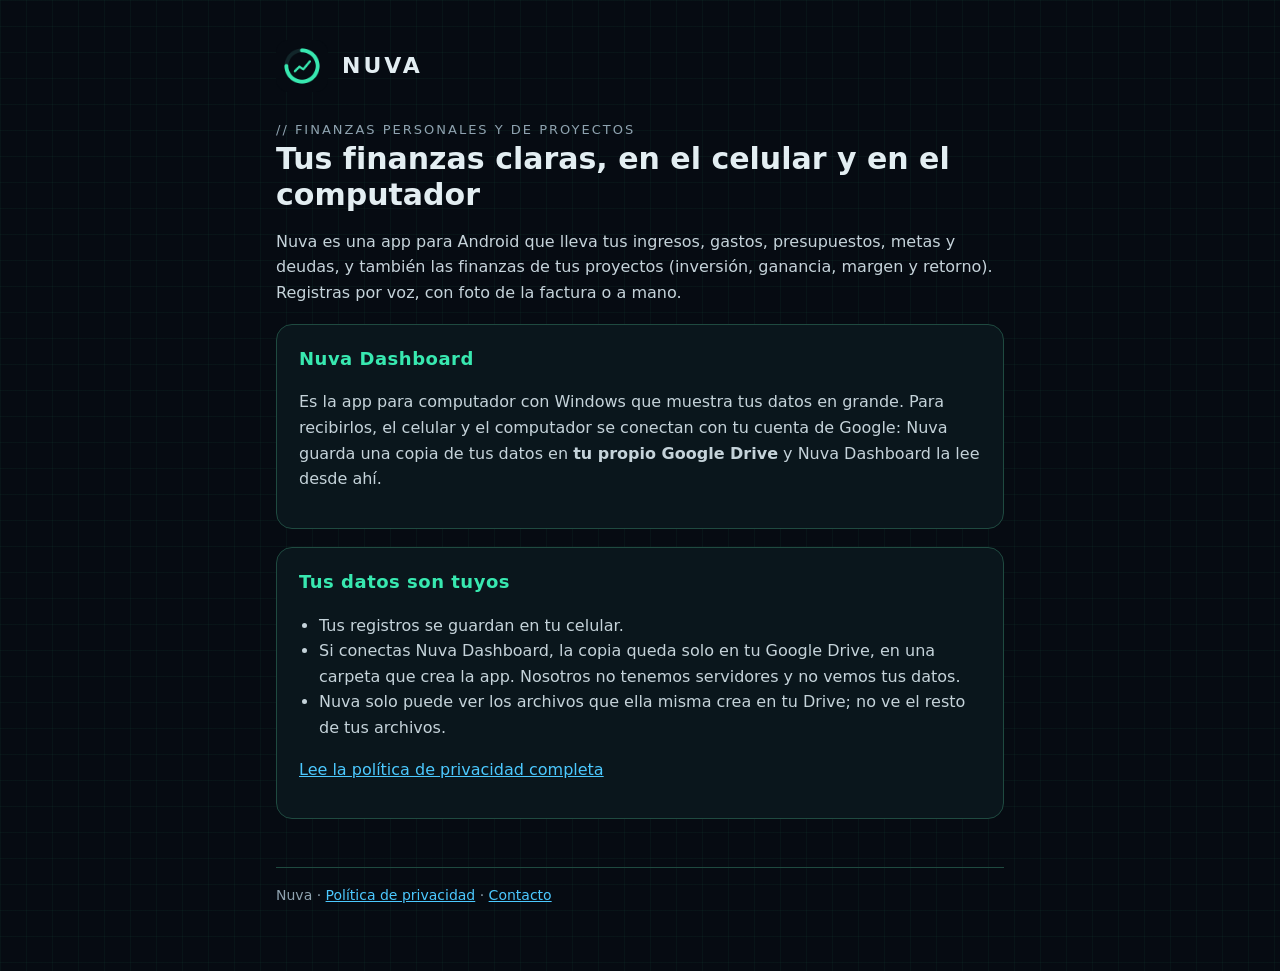
<file: index.html>
<!doctype html>
<html lang="es">
<head>
<meta charset="utf-8">
<meta name="viewport" content="width=device-width, initial-scale=1">
<title>Nuva — finanzas personales y de proyectos</title>
<meta name="description" content="Nuva: lleva tus finanzas personales y las de tus proyectos desde el celular, y míralas en grande en tu computador con Nuva Dashboard.">
<link rel="icon" href="logo.png">
<link rel="stylesheet" href="estilo.css">
</head>
<body>
<main>
  <header><img src="logo.png" alt="Logo de Nuva"><div class="marca">NUVA</div></header>
  <div class="etiqueta">// Finanzas personales y de proyectos</div>
  <h1>Tus finanzas claras, en el celular y en el computador</h1>
  <p>Nuva es una app para Android que lleva tus ingresos, gastos, presupuestos, metas y deudas, y también las finanzas de tus proyectos (inversión, ganancia, margen y retorno). Registras por voz, con foto de la factura o a mano.</p>

  <div class="panel">
    <h2>Nuva Dashboard</h2>
    <p>Es la app para computador con Windows que muestra tus datos en grande. Para recibirlos, el celular y el computador se conectan con tu cuenta de Google: Nuva guarda una copia de tus datos en <strong>tu propio Google Drive</strong> y Nuva Dashboard la lee desde ahí.</p>
  </div>

  <div class="panel">
    <h2>Tus datos son tuyos</h2>
    <ul>
      <li>Tus registros se guardan en tu celular.</li>
      <li>Si conectas Nuva Dashboard, la copia queda solo en tu Google Drive, en una carpeta que crea la app. Nosotros no tenemos servidores y no vemos tus datos.</li>
      <li>Nuva solo puede ver los archivos que ella misma crea en tu Drive; no ve el resto de tus archivos.</li>
    </ul>
    <p><a href="privacidad.html">Lee la política de privacidad completa</a></p>
  </div>

  <footer>
    Nuva · <a href="privacidad.html">Política de privacidad</a> · <a href="https://github.com/JoseRodrigoMoreno/nuva/issues">Contacto</a>
  </footer>
</main>
</body>
</html>
</file>
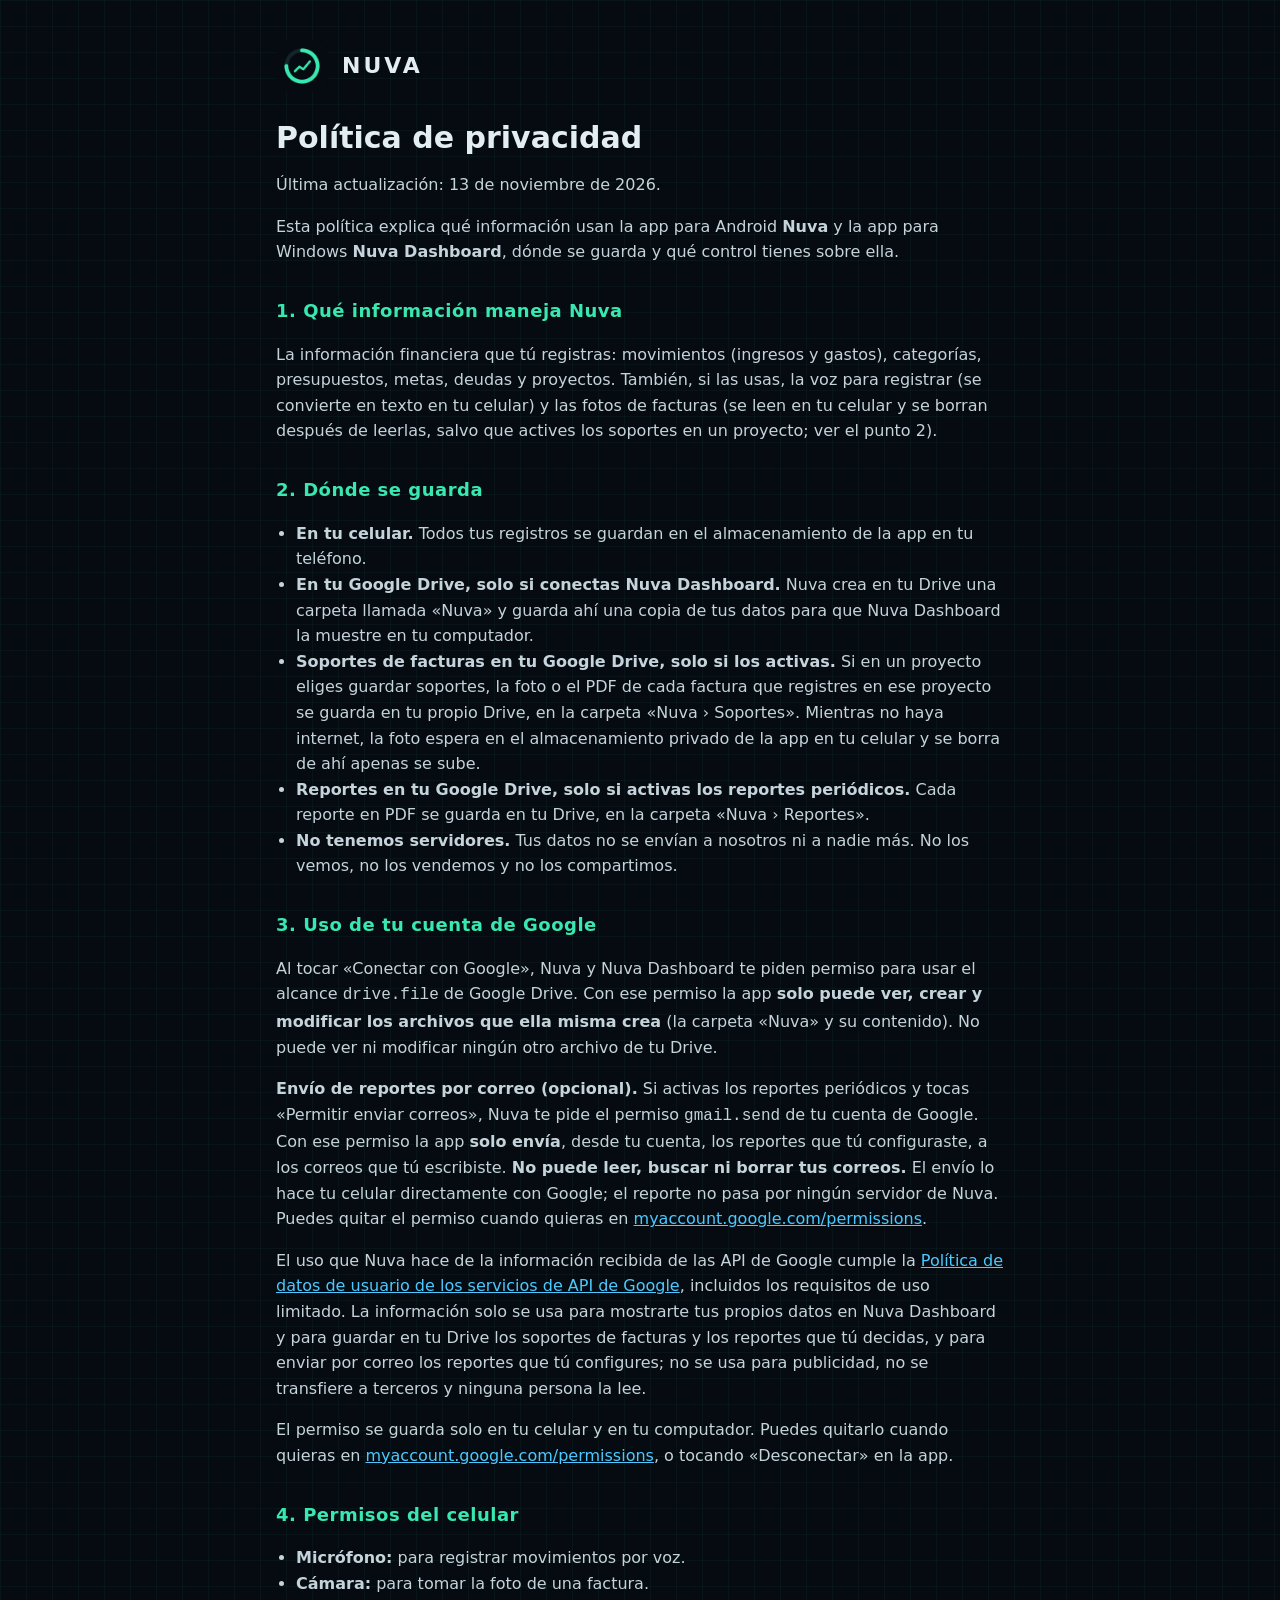
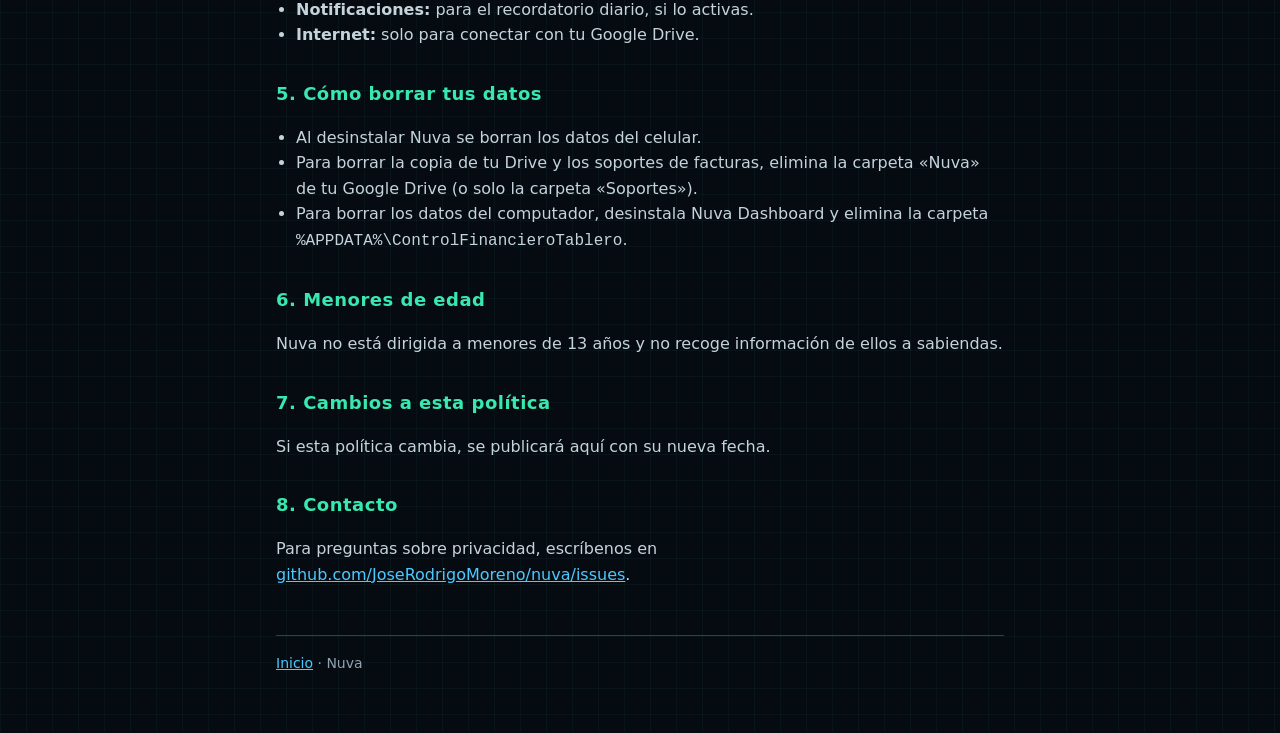
<file: privacidad.html>
<!doctype html>
<html lang="es">
<head>
<meta charset="utf-8">
<meta name="viewport" content="width=device-width, initial-scale=1">
<title>Nuva — Política de privacidad</title>
<meta name="description" content="Política de privacidad de Nuva y Nuva Dashboard.">
<link rel="icon" href="logo.png">
<link rel="stylesheet" href="estilo.css">
</head>
<body>
<main>
  <header><img src="logo.png" alt="Logo de Nuva"><div class="marca">NUVA</div></header>
  <h1>Política de privacidad</h1>
  <p>Última actualización: 13 de noviembre de 2026.</p>
  <p>Esta política explica qué información usan la app para Android <strong>Nuva</strong> y la app para Windows <strong>Nuva Dashboard</strong>, dónde se guarda y qué control tienes sobre ella.</p>

  <h2>1. Qué información maneja Nuva</h2>
  <p>La información financiera que tú registras: movimientos (ingresos y gastos), categorías, presupuestos, metas, deudas y proyectos. También, si las usas, la voz para registrar (se convierte en texto en tu celular) y las fotos de facturas (se leen en tu celular y se borran después de leerlas, salvo que actives los soportes en un proyecto; ver el punto 2).</p>

  <h2>2. Dónde se guarda</h2>
  <ul>
    <li><strong>En tu celular.</strong> Todos tus registros se guardan en el almacenamiento de la app en tu teléfono.</li>
    <li><strong>En tu Google Drive, solo si conectas Nuva Dashboard.</strong> Nuva crea en tu Drive una carpeta llamada «Nuva» y guarda ahí una copia de tus datos para que Nuva Dashboard la muestre en tu computador.</li>
    <li><strong>Soportes de facturas en tu Google Drive, solo si los activas.</strong> Si en un proyecto eliges guardar soportes, la foto o el PDF de cada factura que registres en ese proyecto se guarda en tu propio Drive, en la carpeta «Nuva › Soportes». Mientras no haya internet, la foto espera en el almacenamiento privado de la app en tu celular y se borra de ahí apenas se sube.</li>
    <li><strong>Reportes en tu Google Drive, solo si activas los reportes periódicos.</strong> Cada reporte en PDF se guarda en tu Drive, en la carpeta «Nuva › Reportes».</li>
    <li><strong>No tenemos servidores.</strong> Tus datos no se envían a nosotros ni a nadie más. No los vemos, no los vendemos y no los compartimos.</li>
  </ul>

  <h2>3. Uso de tu cuenta de Google</h2>
  <p>Al tocar «Conectar con Google», Nuva y Nuva Dashboard te piden permiso para usar el alcance <code>drive.file</code> de Google Drive. Con ese permiso la app <strong>solo puede ver, crear y modificar los archivos que ella misma crea</strong> (la carpeta «Nuva» y su contenido). No puede ver ni modificar ningún otro archivo de tu Drive.</p>
  <p><strong>Envío de reportes por correo (opcional).</strong> Si activas los reportes periódicos y tocas «Permitir enviar correos», Nuva te pide el permiso <code>gmail.send</code> de tu cuenta de Google. Con ese permiso la app <strong>solo envía</strong>, desde tu cuenta, los reportes que tú configuraste, a los correos que tú escribiste. <strong>No puede leer, buscar ni borrar tus correos.</strong> El envío lo hace tu celular directamente con Google; el reporte no pasa por ningún servidor de Nuva. Puedes quitar el permiso cuando quieras en <a href="https://myaccount.google.com/permissions">myaccount.google.com/permissions</a>.</p>
  <p>El uso que Nuva hace de la información recibida de las API de Google cumple la <a href="https://developers.google.com/terms/api-services-user-data-policy">Política de datos de usuario de los servicios de API de Google</a>, incluidos los requisitos de uso limitado. La información solo se usa para mostrarte tus propios datos en Nuva Dashboard y para guardar en tu Drive los soportes de facturas y los reportes que tú decidas, y para enviar por correo los reportes que tú configures; no se usa para publicidad, no se transfiere a terceros y ninguna persona la lee.</p>
  <p>El permiso se guarda solo en tu celular y en tu computador. Puedes quitarlo cuando quieras en <a href="https://myaccount.google.com/permissions">myaccount.google.com/permissions</a>, o tocando «Desconectar» en la app.</p>

  <h2>4. Permisos del celular</h2>
  <ul>
    <li><strong>Micrófono:</strong> para registrar movimientos por voz.</li>
    <li><strong>Cámara:</strong> para tomar la foto de una factura.</li>
    <li><strong>Notificaciones:</strong> para el recordatorio diario, si lo activas.</li>
    <li><strong>Internet:</strong> solo para conectar con tu Google Drive.</li>
  </ul>

  <h2>5. Cómo borrar tus datos</h2>
  <ul>
    <li>Al desinstalar Nuva se borran los datos del celular.</li>
    <li>Para borrar la copia de tu Drive y los soportes de facturas, elimina la carpeta «Nuva» de tu Google Drive (o solo la carpeta «Soportes»).</li>
    <li>Para borrar los datos del computador, desinstala Nuva Dashboard y elimina la carpeta <code>%APPDATA%\ControlFinancieroTablero</code>.</li>
  </ul>

  <h2>6. Menores de edad</h2>
  <p>Nuva no está dirigida a menores de 13 años y no recoge información de ellos a sabiendas.</p>

  <h2>7. Cambios a esta política</h2>
  <p>Si esta política cambia, se publicará aquí con su nueva fecha.</p>

  <h2>8. Contacto</h2>
  <p>Para preguntas sobre privacidad, escríbenos en <a href="https://github.com/JoseRodrigoMoreno/nuva/issues">github.com/JoseRodrigoMoreno/nuva/issues</a>.</p>

  <footer><a href="index.html">Inicio</a> · Nuva</footer>
</main>
</body>
</html>
</file>
<file: estilo.css>
:root{--fondo:#060B12;--panel:#0A161C;--borde:#1F4A40;--menta:#38E8B0;--cian:#4CC9FF;--ambar:#FF9F45;--texto:#E3EEF2;--suave:#C5D3DA;--gris:#8FA3B0}
*{box-sizing:border-box}
body{margin:0;background:var(--fondo);color:var(--texto);font:16px/1.6 system-ui,-apple-system,"Segoe UI",Roboto,sans-serif;
background-image:linear-gradient(rgba(56,232,176,.04) 1px,transparent 1px),linear-gradient(90deg,rgba(56,232,176,.04) 1px,transparent 1px);background-size:26px 26px}
main{max-width:760px;margin:0 auto;padding:40px 16px 64px}
header{display:flex;align-items:center;gap:14px;margin-bottom:28px}
header img{width:52px;height:52px;border-radius:12px}
header .marca{font-weight:800;letter-spacing:3px;font-size:22px}
header .marca span{color:var(--menta)}
h1{font-size:30px;line-height:1.2;margin:0 0 12px}
h2{font-size:18px;color:var(--menta);margin:32px 0 8px;letter-spacing:.5px}
p,li{color:var(--suave)}
a{color:var(--cian)}
.panel{background:var(--panel);border:1px solid var(--borde);border-radius:16px;padding:20px 22px;margin:18px 0}
.panel h2{margin-top:0}
ul{padding-left:20px}
footer{margin-top:48px;color:var(--gris);font-size:14px;border-top:1px solid var(--borde);padding-top:16px}
.etiqueta{color:var(--gris);font-size:13px;letter-spacing:2px;text-transform:uppercase}
</file>
